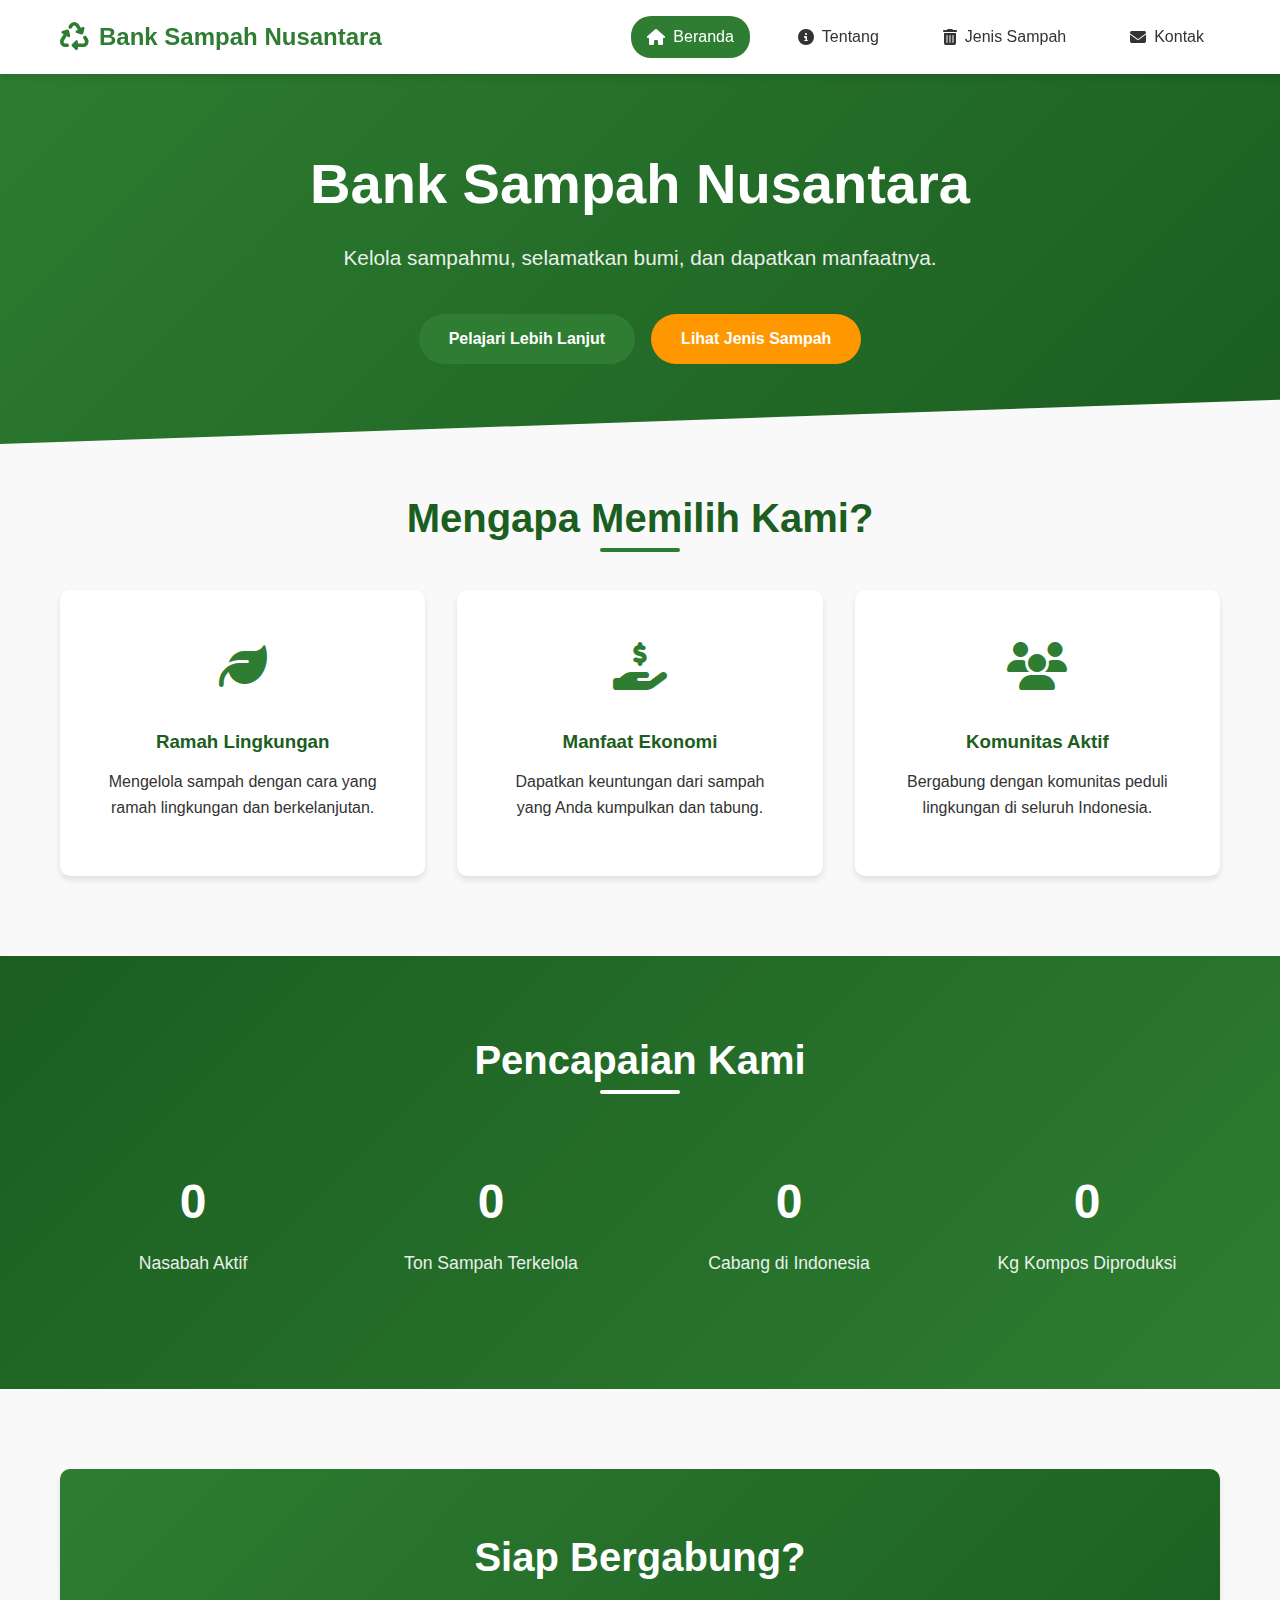
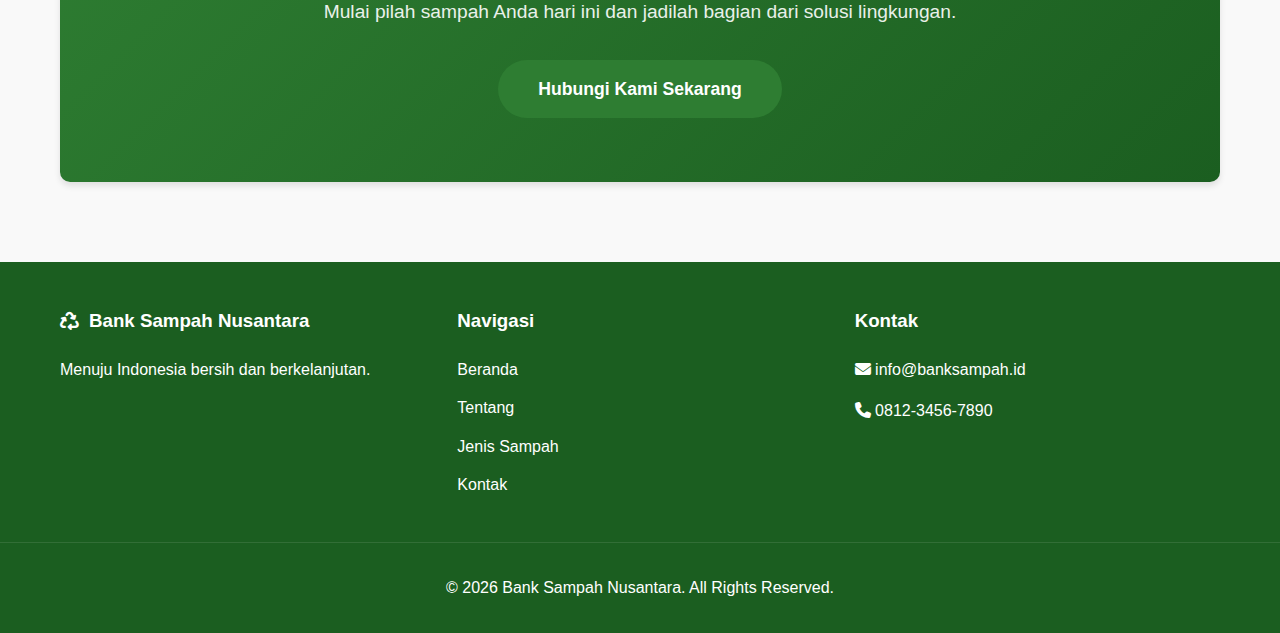
<file: index.html>
<!DOCTYPE html>
<html lang="id">
<head>
    <meta charset="UTF-8">
    <meta name="viewport" content="width=device-width, initial-scale=1.0">
    <title>Beranda - Bank Sampah Nusantara</title>
    <link rel="stylesheet" href="style.css">
    <link rel="stylesheet" href="https://cdnjs.cloudflare.com/ajax/libs/font-awesome/6.4.0/css/all.min.css">
</head>
<body>
    <header>
        <nav class="navbar">
            <div class="nav-container">
                <div class="logo">
                    <i class="fas fa-recycle"></i>
                    <span>Bank Sampah Nusantara</span>
                </div>
                <button class="menu-toggle" aria-label="Toggle navigation">
                    <i class="fas fa-bars"></i>
                </button>
                <ul class="nav-menu">
                    <li><a href="index.html" class="nav-link active"><i class="fas fa-home"></i> Beranda</a></li>
                    <li><a href="tentang.html" class="nav-link"><i class="fas fa-info-circle"></i> Tentang</a></li>
                    <li><a href="jenis.html" class="nav-link"><i class="fas fa-trash-alt"></i> Jenis Sampah</a></li>
                    <li><a href="kontak.html" class="nav-link"><i class="fas fa-envelope"></i> Kontak</a></li>
                </ul>
            </div>
        </nav>
    </header>

    <main>
        <section class="hero">
            <div class="hero-content">
                <h1 class="hero-title">Bank Sampah Nusantara</h1>
                <p class="hero-subtitle">Kelola sampahmu, selamatkan bumi, dan dapatkan manfaatnya.</p>
                <div class="hero-buttons">
                    <a href="tentang.html" class="btn btn-primary">Pelajari Lebih Lanjut</a>
                    <a href="jenis.html" class="btn btn-secondary">Lihat Jenis Sampah</a>
                </div>
            </div>
            <div class="hero-wave">
                <svg viewBox="0 0 1200 120" preserveAspectRatio="none">
                    <path d="M321.39,56.44c58-10.79,114.16-30.13,172-41.86,82.39-16.72,168.19-17.73,250.45-.39C823.78,31,906.67,72,985.66,92.83c70.05,18.48,146.53,26.09,214.34,3V0H0V27.35A600.21,600.21,0,0,0,321.39,56.44Z"></path>
                </svg>
            </div>
        </section>

        <section class="features">
            <div class="container">
                <h2 class="section-title">Mengapa Memilih Kami?</h2>
                <div class="features-grid">
                    <div class="feature-card">
                        <div class="feature-icon">
                            <i class="fas fa-leaf"></i>
                        </div>
                        <h3>Ramah Lingkungan</h3>
                        <p>Mengelola sampah dengan cara yang ramah lingkungan dan berkelanjutan.</p>
                    </div>
                    <div class="feature-card">
                        <div class="feature-icon">
                            <i class="fas fa-hand-holding-usd"></i>
                        </div>
                        <h3>Manfaat Ekonomi</h3>
                        <p>Dapatkan keuntungan dari sampah yang Anda kumpulkan dan tabung.</p>
                    </div>
                    <div class="feature-card">
                        <div class="feature-icon">
                            <i class="fas fa-users"></i>
                        </div>
                        <h3>Komunitas Aktif</h3>
                        <p>Bergabung dengan komunitas peduli lingkungan di seluruh Indonesia.</p>
                    </div>
                </div>
            </div>
        </section>

        <section class="stats">
            <div class="container">
                <h2 class="section-title">Pencapaian Kami</h2>
                <div class="stats-grid">
                    <div class="stat-item">
                        <div class="stat-number" data-count="5000">0</div>
                        <div class="stat-label">Nasabah Aktif</div>
                    </div>
                    <div class="stat-item">
                        <div class="stat-number" data-count="120">0</div>
                        <div class="stat-label">Ton Sampah Terkelola</div>
                    </div>
                    <div class="stat-item">
                        <div class="stat-number" data-count="25">0</div>
                        <div class="stat-label">Cabang di Indonesia</div>
                    </div>
                    <div class="stat-item">
                        <div class="stat-number" data-count="1000">0</div>
                        <div class="stat-label">Kg Kompos Diproduksi</div>
                    </div>
                </div>
            </div>
        </section>

        <section class="cta-section">
            <div class="container">
                <div class="cta-card">
                    <h2>Siap Bergabung?</h2>
                    <p>Mulai pilah sampah Anda hari ini dan jadilah bagian dari solusi lingkungan.</p>
                    <a href="kontak.html" class="btn btn-large">Hubungi Kami Sekarang</a>
                </div>
            </div>
        </section>
    </main>

    <footer>
        <div class="footer-content">
            <div class="footer-section">
                <h3><i class="fas fa-recycle"></i> Bank Sampah Nusantara</h3>
                <p>Menuju Indonesia bersih dan berkelanjutan.</p>
            </div>
            <div class="footer-section">
                <h3>Navigasi</h3>
                <ul>
                    <li><a href="index.html">Beranda</a></li>
                    <li><a href="tentang.html">Tentang</a></li>
                    <li><a href="jenis.html">Jenis Sampah</a></li>
                    <li><a href="kontak.html">Kontak</a></li>
                </ul>
            </div>
            <div class="footer-section">
                <h3>Kontak</h3>
                <p><i class="fas fa-envelope"></i> info@banksampah.id</p>
                <p><i class="fas fa-phone"></i> 0812-3456-7890</p>
            </div>
        </div>
        <div class="footer-bottom">
            <p>&copy; 2025 Bank Sampah Nusantara. All Rights Reserved.</p>
        </div>
    </footer>

    <script src="script.js"></script>
</body>
</html>
</file>
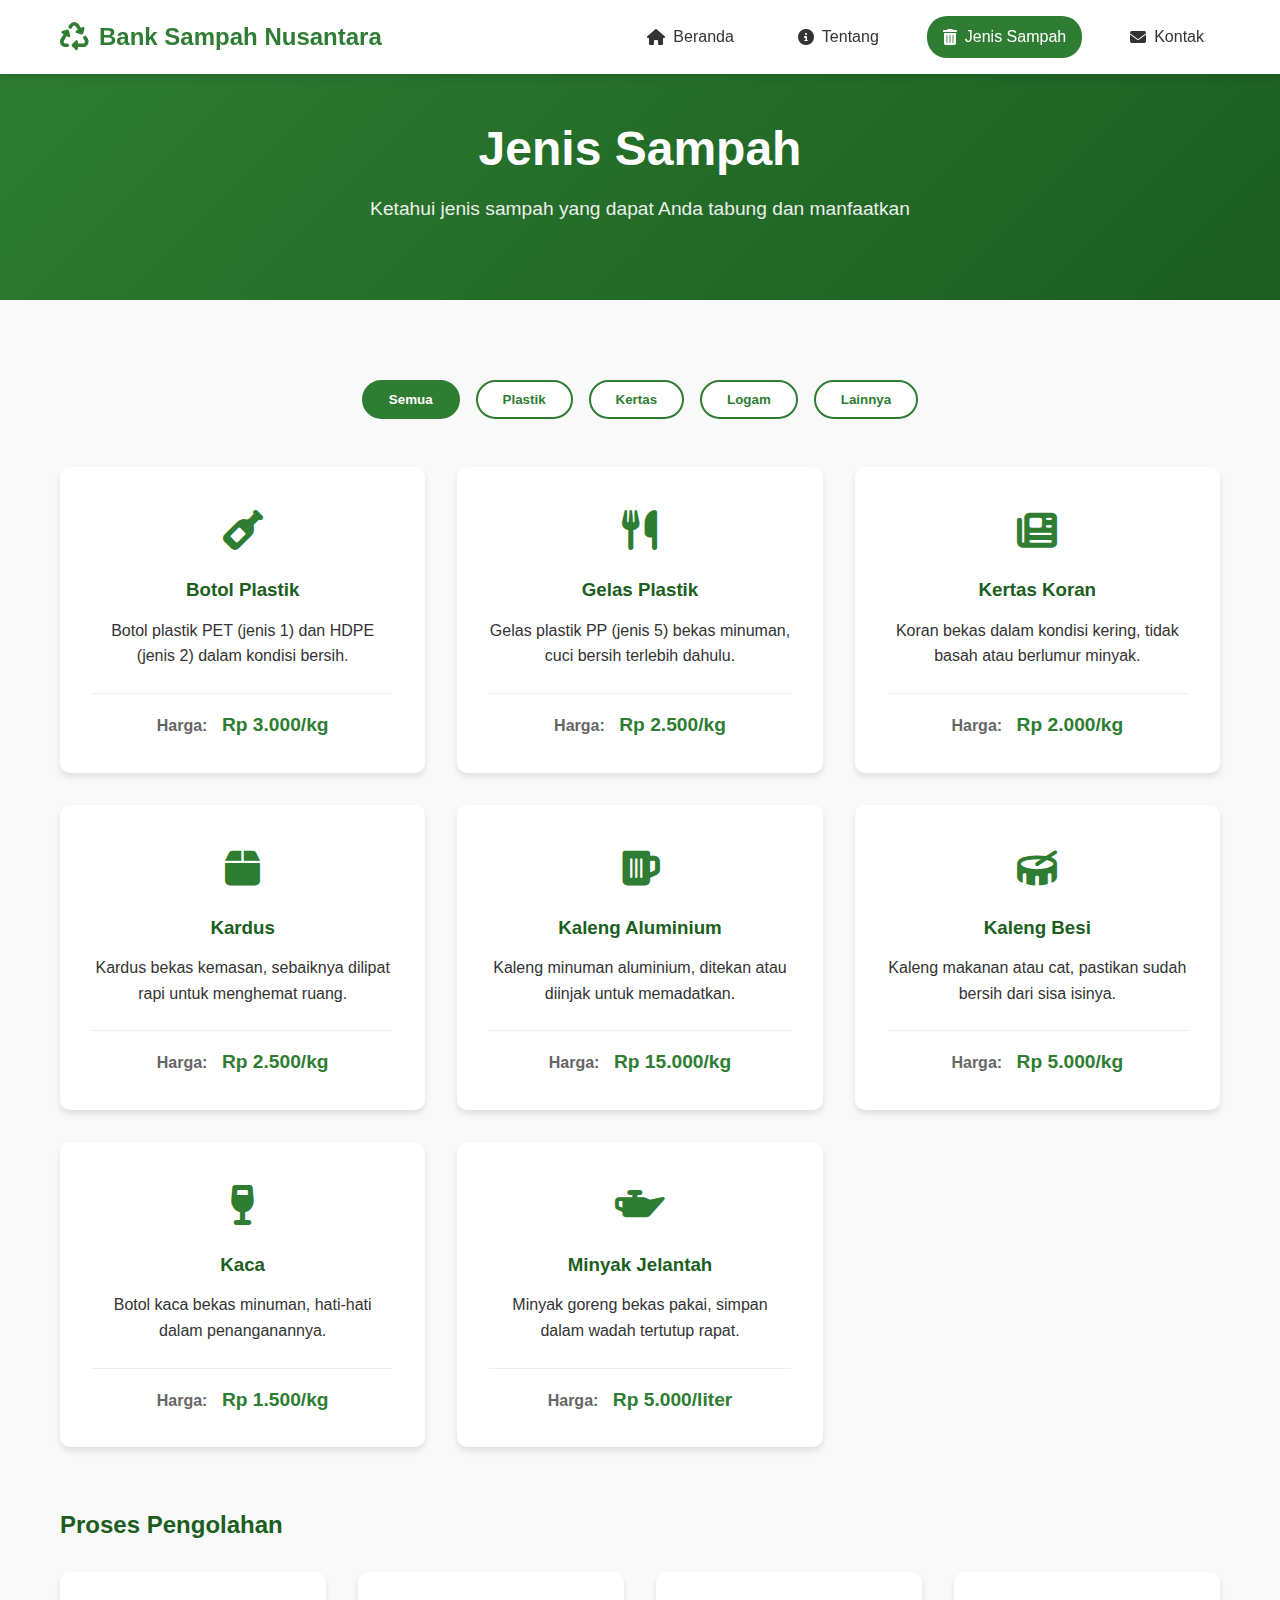
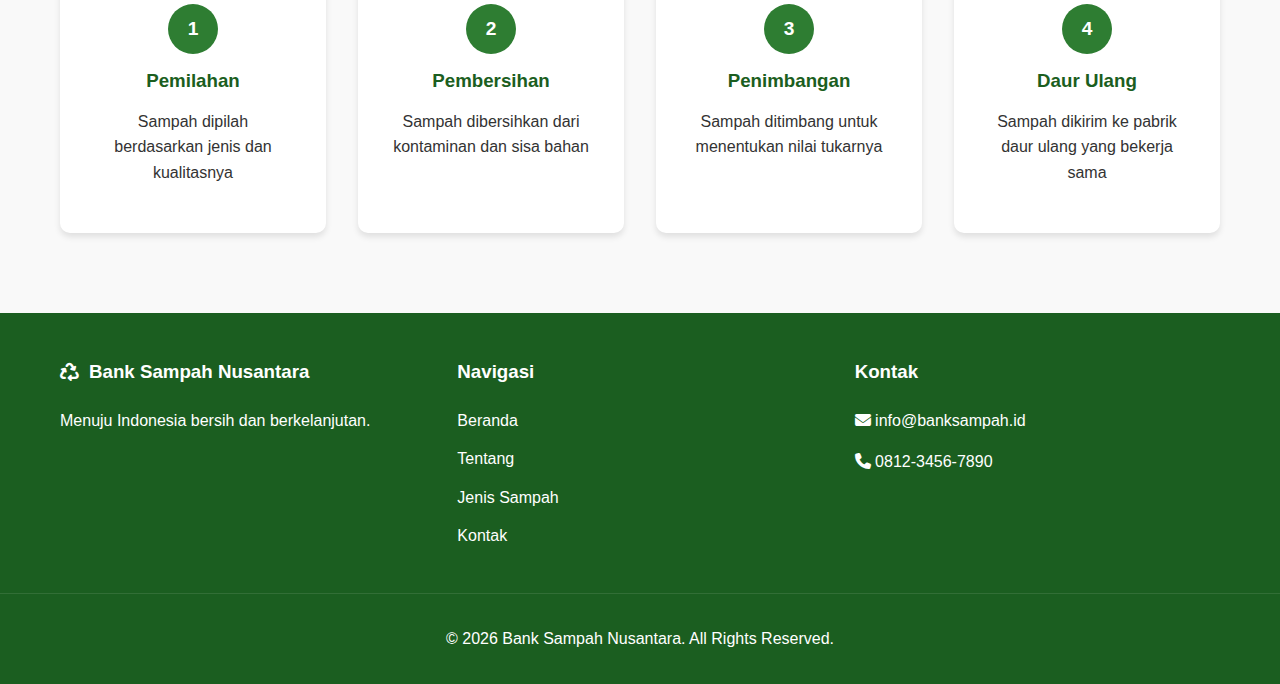
<file: jenis.html>
<!DOCTYPE html>
<html lang="id">
<head>
    <meta charset="UTF-8">
    <meta name="viewport" content="width=device-width, initial-scale=1.0">
    <title>Jenis Sampah - Bank Sampah Nusantara</title>
    <link rel="stylesheet" href="style.css">
    <link rel="stylesheet" href="https://cdnjs.cloudflare.com/ajax/libs/font-awesome/6.4.0/css/all.min.css">
</head>
<body>
    <header>
        <nav class="navbar">
            <div class="nav-container">
                <div class="logo">
                    <i class="fas fa-recycle"></i>
                    <span>Bank Sampah Nusantara</span>
                </div>
                <button class="menu-toggle" aria-label="Toggle navigation">
                    <i class="fas fa-bars"></i>
                </button>
                <ul class="nav-menu">
                    <li><a href="index.html" class="nav-link"><i class="fas fa-home"></i> Beranda</a></li>
                    <li><a href="tentang.html" class="nav-link"><i class="fas fa-info-circle"></i> Tentang</a></li>
                    <li><a href="jenis.html" class="nav-link active"><i class="fas fa-trash-alt"></i> Jenis Sampah</a></li>
                    <li><a href="kontak.html" class="nav-link"><i class="fas fa-envelope"></i> Kontak</a></li>
                </ul>
            </div>
        </nav>
    </header>

    <main>
        <section class="page-header">
            <div class="container">
                <h1>Jenis Sampah</h1>
                <p>Ketahui jenis sampah yang dapat Anda tabung dan manfaatkan</p>
            </div>
        </section>

        <section class="waste-types">
            <div class="container">
                <div class="filter-buttons">
                    <button class="filter-btn active" data-filter="all">Semua</button>
                    <button class="filter-btn" data-filter="plastik">Plastik</button>
                    <button class="filter-btn" data-filter="kertas">Kertas</button>
                    <button class="filter-btn" data-filter="logam">Logam</button>
                    <button class="filter-btn" data-filter="lainnya">Lainnya</button>
                </div>

                <div class="waste-grid">
                    <!-- Plastik -->
                    <div class="waste-card" data-type="plastik">
                        <div class="waste-icon">
                            <i class="fas fa-wine-bottle"></i>
                        </div>
                        <h3>Botol Plastik</h3>
                        <p>Botol plastik PET (jenis 1) dan HDPE (jenis 2) dalam kondisi bersih.</p>
                        <div class="waste-price">
                            <span class="price-label">Harga:</span>
                            <span class="price-value">Rp 3.000/kg</span>
                        </div>
                    </div>

                    <div class="waste-card" data-type="plastik">
                        <div class="waste-icon">
                            <i class="fas fa-utensils"></i>
                        </div>
                        <h3>Gelas Plastik</h3>
                        <p>Gelas plastik PP (jenis 5) bekas minuman, cuci bersih terlebih dahulu.</p>
                        <div class="waste-price">
                            <span class="price-label">Harga:</span>
                            <span class="price-value">Rp 2.500/kg</span>
                        </div>
                    </div>

                    <!-- Kertas -->
                    <div class="waste-card" data-type="kertas">
                        <div class="waste-icon">
                            <i class="fas fa-newspaper"></i>
                        </div>
                        <h3>Kertas Koran</h3>
                        <p>Koran bekas dalam kondisi kering, tidak basah atau berlumur minyak.</p>
                        <div class="waste-price">
                            <span class="price-label">Harga:</span>
                            <span class="price-value">Rp 2.000/kg</span>
                        </div>
                    </div>

                    <div class="waste-card" data-type="kertas">
                        <div class="waste-icon">
                            <i class="fas fa-box"></i>
                        </div>
                        <h3>Kardus</h3>
                        <p>Kardus bekas kemasan, sebaiknya dilipat rapi untuk menghemat ruang.</p>
                        <div class="waste-price">
                            <span class="price-label">Harga:</span>
                            <span class="price-value">Rp 2.500/kg</span>
                        </div>
                    </div>

                    <!-- Logam -->
                    <div class="waste-card" data-type="logam">
                        <div class="waste-icon">
                            <i class="fas fa-beer"></i>
                        </div>
                        <h3>Kaleng Aluminium</h3>
                        <p>Kaleng minuman aluminium, ditekan atau diinjak untuk memadatkan.</p>
                        <div class="waste-price">
                            <span class="price-label">Harga:</span>
                            <span class="price-value">Rp 15.000/kg</span>
                        </div>
                    </div>

                    <div class="waste-card" data-type="logam">
                        <div class="waste-icon">
                            <i class="fas fa-drum"></i>
                        </div>
                        <h3>Kaleng Besi</h3>
                        <p>Kaleng makanan atau cat, pastikan sudah bersih dari sisa isinya.</p>
                        <div class="waste-price">
                            <span class="price-label">Harga:</span>
                            <span class="price-value">Rp 5.000/kg</span>
                        </div>
                    </div>

                    <!-- Lainnya -->
                    <div class="waste-card" data-type="lainnya">
                        <div class="waste-icon">
                            <i class="fas fa-wine-glass"></i>
                        </div>
                        <h3>Kaca</h3>
                        <p>Botol kaca bekas minuman, hati-hati dalam penanganannya.</p>
                        <div class="waste-price">
                            <span class="price-label">Harga:</span>
                            <span class="price-value">Rp 1.500/kg</span>
                        </div>
                    </div>

                    <div class="waste-card" data-type="lainnya">
                        <div class="waste-icon">
                            <i class="fas fa-oil-can"></i>
                        </div>
                        <h3>Minyak Jelantah</h3>
                        <p>Minyak goreng bekas pakai, simpan dalam wadah tertutup rapat.</p>
                        <div class="waste-price">
                            <span class="price-label">Harga:</span>
                            <span class="price-value">Rp 5.000/liter</span>
                        </div>
                    </div>
                </div>

                <div class="processing-info">
                    <h2>Proses Pengolahan</h2>
                    <div class="processing-steps">
                        <div class="step">
                            <div class="step-number">1</div>
                            <h3>Pemilahan</h3>
                            <p>Sampah dipilah berdasarkan jenis dan kualitasnya</p>
                        </div>
                        <div class="step">
                            <div class="step-number">2</div>
                            <h3>Pembersihan</h3>
                            <p>Sampah dibersihkan dari kontaminan dan sisa bahan</p>
                        </div>
                        <div class="step">
                            <div class="step-number">3</div>
                            <h3>Penimbangan</h3>
                            <p>Sampah ditimbang untuk menentukan nilai tukarnya</p>
                        </div>
                        <div class="step">
                            <div class="step-number">4</div>
                            <h3>Daur Ulang</h3>
                            <p>Sampah dikirim ke pabrik daur ulang yang bekerja sama</p>
                        </div>
                    </div>
                </div>
            </div>
        </section>
    </main>

    <footer>
        <div class="footer-content">
            <div class="footer-section">
                <h3><i class="fas fa-recycle"></i> Bank Sampah Nusantara</h3>
                <p>Menuju Indonesia bersih dan berkelanjutan.</p>
            </div>
            <div class="footer-section">
                <h3>Navigasi</h3>
                <ul>
                    <li><a href="index.html">Beranda</a></li>
                    <li><a href="tentang.html">Tentang</a></li>
                    <li><a href="jenis.html">Jenis Sampah</a></li>
                    <li><a href="kontak.html">Kontak</a></li>
                </ul>
            </div>
            <div class="footer-section">
                <h3>Kontak</h3>
                <p><i class="fas fa-envelope"></i> info@banksampah.id</p>
                <p><i class="fas fa-phone"></i> 0812-3456-7890</p>
            </div>
        </div>
        <div class="footer-bottom">
            <p>&copy; 2025 Bank Sampah Nusantara. All Rights Reserved.</p>
        </div>
    </footer>

    <script src="script.js"></script>
</body>
</html>
</file>
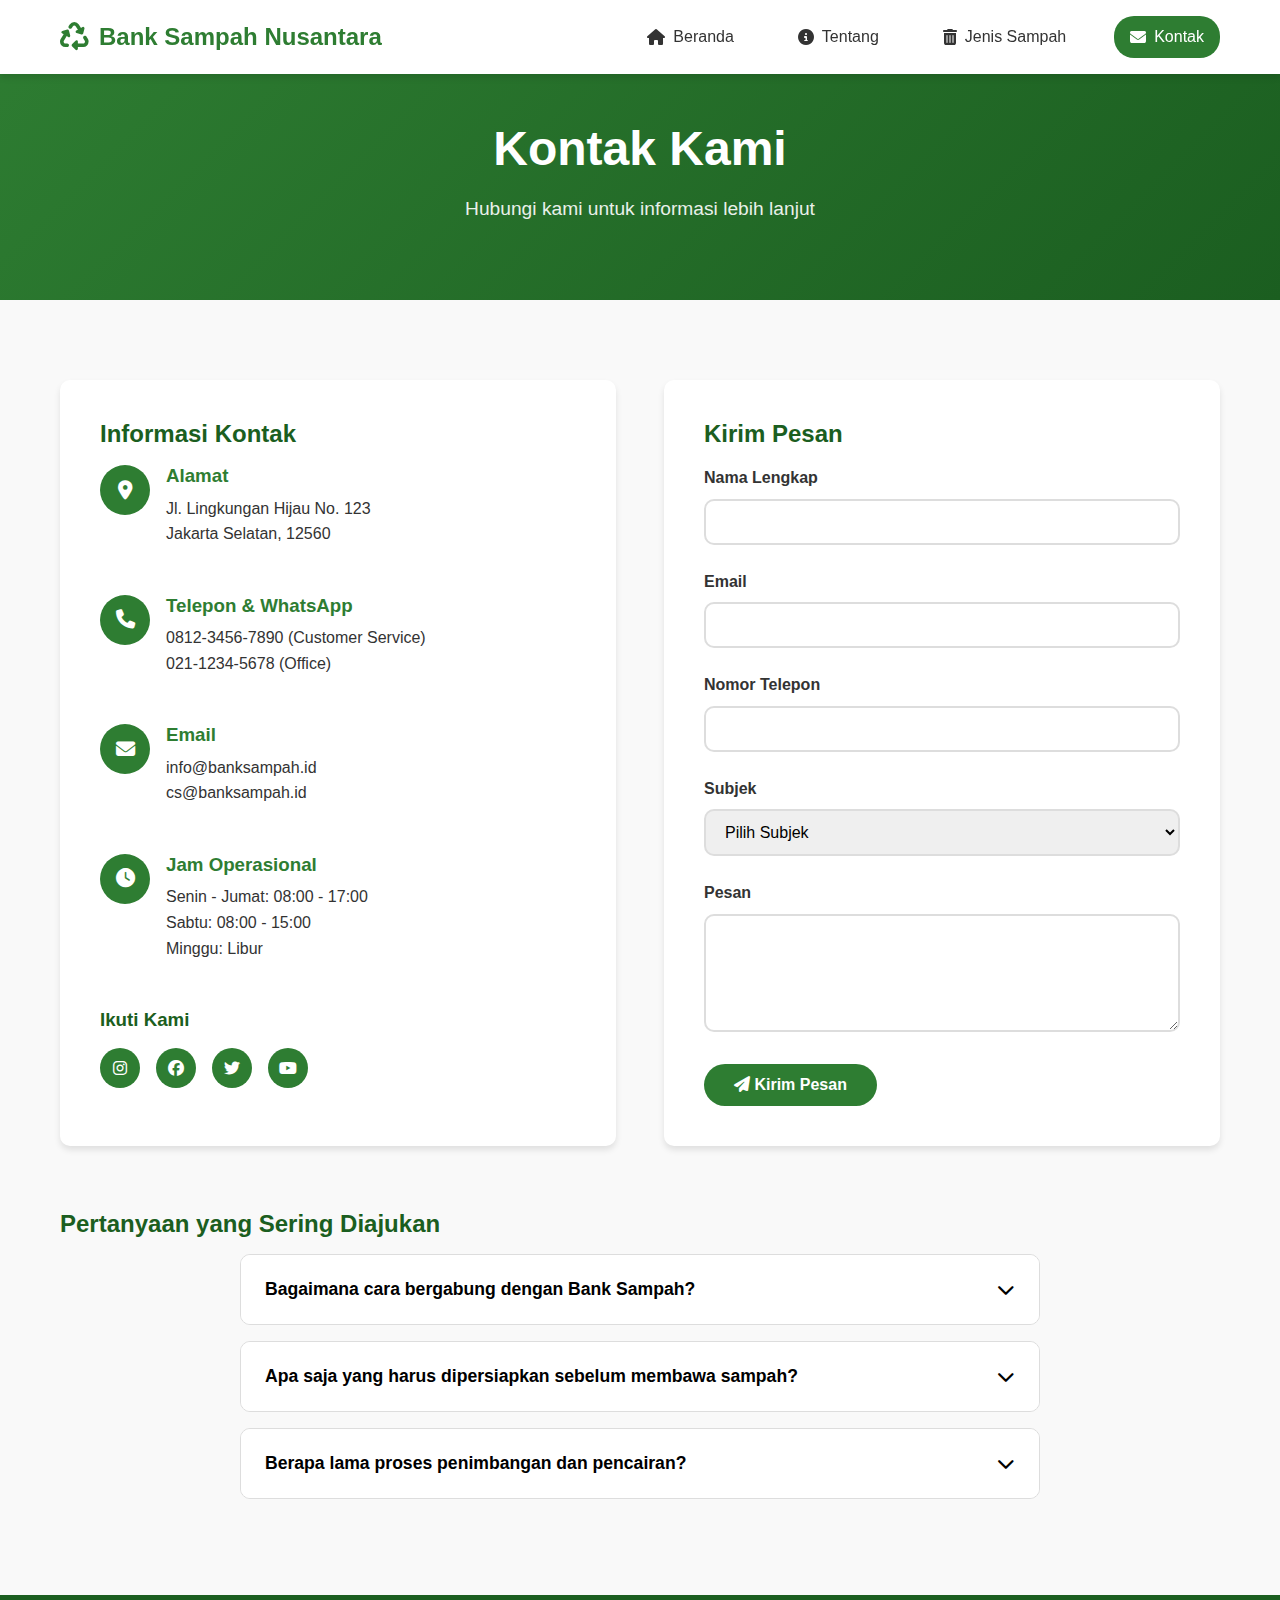
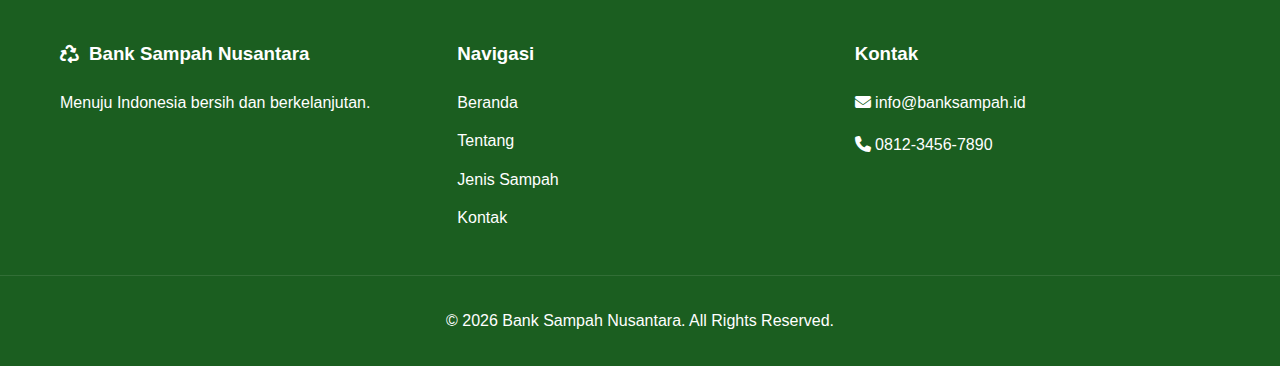
<file: kontak.html>
<!DOCTYPE html>
<html lang="id">
<head>
    <meta charset="UTF-8">
    <meta name="viewport" content="width=device-width, initial-scale=1.0">
    <title>Kontak - Bank Sampah Nusantara</title>
    <link rel="stylesheet" href="style.css">
    <link rel="stylesheet" href="https://cdnjs.cloudflare.com/ajax/libs/font-awesome/6.4.0/css/all.min.css">
</head>
<body>
    <header>
        <nav class="navbar">
            <div class="nav-container">
                <div class="logo">
                    <i class="fas fa-recycle"></i>
                    <span>Bank Sampah Nusantara</span>
                </div>
                <button class="menu-toggle" aria-label="Toggle navigation">
                    <i class="fas fa-bars"></i>
                </button>
                <ul class="nav-menu">
                    <li><a href="index.html" class="nav-link"><i class="fas fa-home"></i> Beranda</a></li>
                    <li><a href="tentang.html" class="nav-link"><i class="fas fa-info-circle"></i> Tentang</a></li>
                    <li><a href="jenis.html" class="nav-link"><i class="fas fa-trash-alt"></i> Jenis Sampah</a></li>
                    <li><a href="kontak.html" class="nav-link active"><i class="fas fa-envelope"></i> Kontak</a></li>
                </ul>
            </div>
        </nav>
    </header>

    <main>
        <section class="page-header">
            <div class="container">
                <h1>Kontak Kami</h1>
                <p>Hubungi kami untuk informasi lebih lanjut</p>
            </div>
        </section>

        <section class="contact-section">
            <div class="container">
                <div class="contact-grid">
                    <div class="contact-info">
                        <h2>Informasi Kontak</h2>
                        
                        <div class="contact-item">
                            <div class="contact-icon">
                                <i class="fas fa-map-marker-alt"></i>
                            </div>
                            <div class="contact-details">
                                <h3>Alamat</h3>
                                <p>Jl. Lingkungan Hijau No. 123<br>Jakarta Selatan, 12560</p>
                            </div>
                        </div>

                        <div class="contact-item">
                            <div class="contact-icon">
                                <i class="fas fa-phone"></i>
                            </div>
                            <div class="contact-details">
                                <h3>Telepon & WhatsApp</h3>
                                <p>0812-3456-7890 (Customer Service)<br>021-1234-5678 (Office)</p>
                            </div>
                        </div>

                        <div class="contact-item">
                            <div class="contact-icon">
                                <i class="fas fa-envelope"></i>
                            </div>
                            <div class="contact-details">
                                <h3>Email</h3>
                                <p>info@banksampah.id<br>cs@banksampah.id</p>
                            </div>
                        </div>

                        <div class="contact-item">
                            <div class="contact-icon">
                                <i class="fas fa-clock"></i>
                            </div>
                            <div class="contact-details">
                                <h3>Jam Operasional</h3>
                                <p>Senin - Jumat: 08:00 - 17:00<br>Sabtu: 08:00 - 15:00<br>Minggu: Libur</p>
                            </div>
                        </div>

                        <div class="social-media">
                            <h3>Ikuti Kami</h3>
                            <div class="social-icons">
                                <a href="#" class="social-icon" aria-label="Instagram">
                                    <i class="fab fa-instagram"></i>
                                </a>
                                <a href="#" class="social-icon" aria-label="Facebook">
                                    <i class="fab fa-facebook"></i>
                                </a>
                                <a href="#" class="social-icon" aria-label="Twitter">
                                    <i class="fab fa-twitter"></i>
                                </a>
                                <a href="#" class="social-icon" aria-label="YouTube">
                                    <i class="fab fa-youtube"></i>
                                </a>
                            </div>
                        </div>
                    </div>

                    <div class="contact-form">
                        <h2>Kirim Pesan</h2>
                        <form id="contactForm">
                            <div class="form-group">
                                <label for="name">Nama Lengkap</label>
                                <input type="text" id="name" name="name" required>
                                <div class="error-message" id="nameError"></div>
                            </div>

                            <div class="form-group">
                                <label for="email">Email</label>
                                <input type="email" id="email" name="email" required>
                                <div class="error-message" id="emailError"></div>
                            </div>

                            <div class="form-group">
                                <label for="phone">Nomor Telepon</label>
                                <input type="tel" id="phone" name="phone">
                                <div class="error-message" id="phoneError"></div>
                            </div>

                            <div class="form-group">
                                <label for="subject">Subjek</label>
                                <select id="subject" name="subject" required>
                                    <option value="">Pilih Subjek</option>
                                    <option value="info">Informasi Umum</option>
                                    <option value="join">Bergabung dengan Bank Sampah</option>
                                    <option value="complaint">Keluhan</option>
                                    <option value="suggestion">Saran</option>
                                    <option value="other">Lainnya</option>
                                </select>
                                <div class="error-message" id="subjectError"></div>
                            </div>

                            <div class="form-group">
                                <label for="message">Pesan</label>
                                <textarea id="message" name="message" rows="5" required></textarea>
                                <div class="error-message" id="messageError"></div>
                            </div>

                            <button type="submit" class="btn btn-primary">
                                <i class="fas fa-paper-plane"></i> Kirim Pesan
                            </button>
                        </form>

                        <div id="formMessage" class="form-message"></div>
                    </div>
                </div>

                <div class="faq-section">
                    <h2>Pertanyaan yang Sering Diajukan</h2>
                    <div class="faq-container">
                        <div class="faq-item">
                            <button class="faq-question">
                                Bagaimana cara bergabung dengan Bank Sampah?
                                <i class="fas fa-chevron-down"></i>
                            </button>
                            <div class="faq-answer">
                                <p>Anda bisa datang langsung ke cabang terdekat dengan membawa KTP dan sampah yang sudah dipilah. Atau hubungi kami melalui form di atas untuk informasi lebih lanjut.</p>
                            </div>
                        </div>

                        <div class="faq-item">
                            <button class="faq-question">
                                Apa saja yang harus dipersiapkan sebelum membawa sampah?
                                <i class="fas fa-chevron-down"></i>
                            </button>
                            <div class="faq-answer">
                                <p>Sampah harus dipilah berdasarkan jenisnya (plastik, kertas, logam, dll) dan dalam kondisi bersih serta kering. Lihat halaman Jenis Sampah untuk informasi detail.</p>
                            </div>
                        </div>

                        <div class="faq-item">
                            <button class="faq-question">
                                Berapa lama proses penimbangan dan pencairan?
                                <i class="fas fa-chevron-down"></i>
                            </button>
                            <div class="faq-answer">
                                <p>Proses penimbangan dilakukan saat Anda datang. Pencairan dana bisa langsung atau melalui transfer bank, biasanya membutuhkan waktu 1-3 hari kerja.</p>
                            </div>
                        </div>
                    </div>
                </div>
            </div>
        </section>
    </main>

    <footer>
        <div class="footer-content">
            <div class="footer-section">
                <h3><i class="fas fa-recycle"></i> Bank Sampah Nusantara</h3>
                <p>Menuju Indonesia bersih dan berkelanjutan.</p>
            </div>
            <div class="footer-section">
                <h3>Navigasi</h3>
                <ul>
                    <li><a href="index.html">Beranda</a></li>
                    <li><a href="tentang.html">Tentang</a></li>
                    <li><a href="jenis.html">Jenis Sampah</a></li>
                    <li><a href="kontak.html">Kontak</a></li>
                </ul>
            </div>
            <div class="footer-section">
                <h3>Kontak</h3>
                <p><i class="fas fa-envelope"></i> info@banksampah.id</p>
                <p><i class="fas fa-phone"></i> 0812-3456-7890</p>
            </div>
        </div>
        <div class="footer-bottom">
            <p>&copy; 2025 Bank Sampah Nusantara. All Rights Reserved.</p>
        </div>
    </footer>

    <script src="script.js"></script>
</body>
</html>
</file>
<file: style.css>
/* Reset dan Base Styles */
* {
    margin: 0;
    padding: 0;
    box-sizing: border-box;
}

:root {
    --primary-color: #2e7d32;
    --primary-dark: #1b5e20;
    --primary-light: #4caf50;
    --secondary-color: #ff9800;
    --text-color: #333;
    --text-light: #666;
    --bg-color: #f9f9f9;
    --card-bg: #ffffff;
    --shadow: 0 4px 6px rgba(0, 0, 0, 0.1);
    --shadow-hover: 0 8px 15px rgba(0, 0, 0, 0.15);
    --border-radius: 10px;
    --transition: all 0.3s ease;
}

html {
    scroll-behavior: smooth;
}

body {
    font-family: 'Segoe UI', Tahoma, Geneva, Verdana, sans-serif;
    line-height: 1.6;
    color: var(--text-color);
    background-color: var(--bg-color);
    overflow-x: hidden;
}

.container {
    max-width: 1200px;
    margin: 0 auto;
    padding: 0 20px;
}

/* Typography */
h1, h2, h3, h4 {
    font-weight: 700;
    line-height: 1.2;
    margin-bottom: 1rem;
    color: var(--primary-dark);
}

p {
    margin-bottom: 1rem;
}

a {
    text-decoration: none;
    color: inherit;
}

/* Buttons */
.btn {
    display: inline-block;
    padding: 12px 30px;
    background-color: var(--primary-color);
    color: white;
    border: none;
    border-radius: 50px;
    font-weight: 600;
    cursor: pointer;
    transition: var(--transition);
    text-align: center;
    font-size: 1rem;
}

.btn:hover {
    background-color: var(--primary-dark);
    transform: translateY(-2px);
    box-shadow: var(--shadow-hover);
}

.btn-primary {
    background-color: var(--primary-color);
}

.btn-secondary {
    background-color: var(--secondary-color);
}

.btn-large {
    padding: 15px 40px;
    font-size: 1.1rem;
}

/* Navigation */
.navbar {
    background-color: white;
    box-shadow: var(--shadow);
    position: fixed;
    top: 0;
    left: 0;
    right: 0;
    z-index: 1000;
}

.nav-container {
    max-width: 1200px;
    margin: 0 auto;
    padding: 1rem 20px;
    display: flex;
    justify-content: space-between;
    align-items: center;
}

.logo {
    display: flex;
    align-items: center;
    font-size: 1.5rem;
    font-weight: 700;
    color: var(--primary-color);
}

.logo i {
    margin-right: 10px;
    font-size: 1.8rem;
}

.nav-menu {
    display: flex;
    list-style: none;
    gap: 2rem;
}

.nav-link {
    display: flex;
    align-items: center;
    gap: 8px;
    padding: 8px 16px;
    border-radius: 20px;
    transition: var(--transition);
    font-weight: 500;
}

.nav-link:hover {
    background-color: rgba(46, 125, 50, 0.1);
    color: var(--primary-color);
}

.nav-link.active {
    background-color: var(--primary-color);
    color: white;
}

.menu-toggle {
    display: none;
    background: none;
    border: none;
    font-size: 1.5rem;
    cursor: pointer;
    color: var(--primary-color);
}

/* Hero Section */
.hero {
    background: linear-gradient(135deg, var(--primary-color), var(--primary-dark));
    color: white;
    padding: 150px 0 100px;
    position: relative;
    overflow: hidden;
}

.hero-content {
    text-align: center;
    max-width: 800px;
    margin: 0 auto;
    padding: 0 20px;
}

.hero-title {
    font-size: 3.5rem;
    margin-bottom: 1.5rem;
    color: white;
}

.hero-subtitle {
    font-size: 1.3rem;
    margin-bottom: 2.5rem;
    opacity: 0.9;
}

.hero-buttons {
    display: flex;
    gap: 1rem;
    justify-content: center;
    flex-wrap: wrap;
}

.hero-wave {
    position: absolute;
    bottom: 0;
    left: 0;
    width: 100%;
    overflow: hidden;
    line-height: 0;
}

.hero-wave {
    display: none;
}

.hero {
    background: linear-gradient(135deg, var(--primary-color), var(--primary-dark));
    color: white;
    padding: 150px 0 80px;
    position: relative;
    clip-path: polygon(0 0, 100% 0, 100% 90%, 0 100%);
    margin-bottom: -30px;
}

.hero-wave {
    display: none;
}

.features {
    padding-top: 110px; /* Kompensasi untuk clip-path */
}

/* Sections */
.section-title {
    text-align: center;
    font-size: 2.5rem;
    margin-bottom: 3rem;
    position: relative;
}

.section-title::after {
    content: '';
    position: absolute;
    bottom: -10px;
    left: 50%;
    transform: translateX(-50%);
    width: 80px;
    height: 4px;
    background-color: var(--primary-color);
    border-radius: 2px;
}

/* Features */
.features {
    padding: 80px 0;
}

.features-grid {
    display: grid;
    grid-template-columns: repeat(auto-fit, minmax(300px, 1fr));
    gap: 2rem;
    margin-top: 3rem;
}

.feature-card {
    background: var(--card-bg);
    padding: 2.5rem;
    border-radius: var(--border-radius);
    box-shadow: var(--shadow);
    transition: var(--transition);
    text-align: center;
}

.feature-card:hover {
    transform: translateY(-10px);
    box-shadow: var(--shadow-hover);
}

.feature-icon {
    font-size: 3rem;
    color: var(--primary-color);
    margin-bottom: 1.5rem;
}

/* Stats */
.stats {
    background: linear-gradient(135deg, var(--primary-dark), var(--primary-color));
    color: white;
    padding: 80px 0;
}

.stats .section-title {
    color: white;
}

.stats .section-title::after {
    background-color: white;
}

.stats-grid {
    display: grid;
    grid-template-columns: repeat(auto-fit, minmax(200px, 1fr));
    gap: 2rem;
    text-align: center;
}

.stat-item {
    padding: 2rem;
}

.stat-number {
    font-size: 3rem;
    font-weight: 700;
    margin-bottom: 0.5rem;
}

.stat-label {
    font-size: 1.1rem;
    opacity: 0.9;
}

/* CTA Section */
.cta-section {
    padding: 80px 0;
}

.cta-card {
    background: linear-gradient(135deg, var(--primary-color), var(--primary-dark));
    color: white;
    padding: 4rem;
    border-radius: var(--border-radius);
    text-align: center;
    box-shadow: var(--shadow);
}

.cta-card h2 {
    color: white;
    font-size: 2.5rem;
    margin-bottom: 1rem;
}

.cta-card p {
    font-size: 1.2rem;
    margin-bottom: 2rem;
    opacity: 0.9;
}

/* Page Header */
.page-header {
    background: linear-gradient(135deg, var(--primary-color), var(--primary-dark));
    color: white;
    padding: 120px 0 60px;
    text-align: center;
}

.page-header h1 {
    color: white;
    font-size: 3rem;
    margin-bottom: 1rem;
}

.page-header p {
    font-size: 1.2rem;
    opacity: 0.9;
}

/* Waste Types */
.waste-types {
    padding: 80px 0;
}

.filter-buttons {
    display: flex;
    justify-content: center;
    gap: 1rem;
    margin-bottom: 3rem;
    flex-wrap: wrap;
}

.filter-btn {
    padding: 10px 25px;
    background: white;
    border: 2px solid var(--primary-color);
    color: var(--primary-color);
    border-radius: 50px;
    cursor: pointer;
    font-weight: 600;
    transition: var(--transition);
}

.filter-btn:hover,
.filter-btn.active {
    background: var(--primary-color);
    color: white;
}

.waste-grid {
    display: grid;
    grid-template-columns: repeat(auto-fill, minmax(280px, 1fr));
    gap: 2rem;
    margin-bottom: 4rem;
}

.waste-card {
    background: var(--card-bg);
    padding: 2rem;
    border-radius: var(--border-radius);
    box-shadow: var(--shadow);
    transition: var(--transition);
    text-align: center;
}

.waste-card:hover {
    transform: translateY(-5px);
    box-shadow: var(--shadow-hover);
}

.waste-icon {
    font-size: 2.5rem;
    color: var(--primary-color);
    margin-bottom: 1rem;
}

.waste-price {
    margin-top: 1.5rem;
    padding-top: 1rem;
    border-top: 1px solid #eee;
}

.price-label {
    font-weight: 600;
    color: var(--text-light);
}

.price-value {
    font-weight: 700;
    color: var(--primary-color);
    font-size: 1.2rem;
    margin-left: 10px;
}

/* Processing Steps */
.processing-steps {
    display: grid;
    grid-template-columns: repeat(auto-fit, minmax(200px, 1fr));
    gap: 2rem;
    margin-top: 2rem;
}

.step {
    text-align: center;
    padding: 2rem;
    background: var(--card-bg);
    border-radius: var(--border-radius);
    box-shadow: var(--shadow);
}

.step-number {
    display: inline-flex;
    align-items: center;
    justify-content: center;
    width: 50px;
    height: 50px;
    background: var(--primary-color);
    color: white;
    border-radius: 50%;
    font-weight: 700;
    font-size: 1.2rem;
    margin-bottom: 1rem;
}

/* About Page */
.about-content {
    padding: 80px 0;
}

.about-card {
    display: grid;
    grid-template-columns: 1fr 1fr;
    gap: 3rem;
    background: var(--card-bg);
    padding: 3rem;
    border-radius: var(--border-radius);
    box-shadow: var(--shadow);
    margin-bottom: 4rem;
}

.about-image img {
    width: 100%;
    height: 100%;
    object-fit: cover;
    border-radius: var(--border-radius);
}

.about-text h2 {
    margin-bottom: 1.5rem;
}

.about-text h3 {
    margin-top: 2rem;
    color: var(--primary-color);
}

.about-text ul {
    list-style: none;
    padding-left: 0;
}

.about-text li {
    padding: 0.5rem 0;
    padding-left: 1.5rem;
    position: relative;
}

.about-text li::before {
    content: "✓";
    position: absolute;
    left: 0;
    color: var(--primary-color);
    font-weight: bold;
}

/* Timeline */
.timeline {
    position: relative;
    max-width: 800px;
    margin: 0 auto;
}

.timeline::before {
    content: '';
    position: absolute;
    left: 50px;
    top: 0;
    bottom: 0;
    width: 2px;
    background-color: var(--primary-color);
}

.timeline-item {
    position: relative;
    margin-bottom: 3rem;
    padding-left: 100px;
}

.timeline-year {
    position: absolute;
    left: 0;
    top: 0;
    background: var(--primary-color);
    color: white;
    padding: 10px 20px;
    border-radius: 20px;
    font-weight: 700;
    width: 80px;
    text-align: center;
}

.timeline-content {
    background: var(--card-bg);
    padding: 1.5rem;
    border-radius: var(--border-radius);
    box-shadow: var(--shadow);
}

/* Contact Page */
.contact-section {
    padding: 80px 0;
}

.contact-grid {
    display: grid;
    grid-template-columns: 1fr 1fr;
    gap: 3rem;
    margin-bottom: 4rem;
}

.contact-info,
.contact-form {
    background: var(--card-bg);
    padding: 2.5rem;
    border-radius: var(--border-radius);
    box-shadow: var(--shadow);
}

.contact-item {
    display: flex;
    align-items: flex-start;
    margin-bottom: 2rem;
    gap: 1rem;
}

.contact-icon {
    background: var(--primary-color);
    color: white;
    width: 50px;
    height: 50px;
    border-radius: 50%;
    display: flex;
    align-items: center;
    justify-content: center;
    font-size: 1.2rem;
    flex-shrink: 0;
}

.contact-details h3 {
    margin-bottom: 0.5rem;
    color: var(--primary-color);
}

.social-media {
    margin-top: 2rem;
}

.social-icons {
    display: flex;
    gap: 1rem;
    margin-top: 1rem;
}

.social-icon {
    display: flex;
    align-items: center;
    justify-content: center;
    width: 40px;
    height: 40px;
    background: var(--primary-color);
    color: white;
    border-radius: 50%;
    transition: var(--transition);
}

.social-icon:hover {
    background: var(--primary-dark);
    transform: translateY(-3px);
}

/* Contact Form */
.form-group {
    margin-bottom: 1.5rem;
}

.form-group label {
    display: block;
    margin-bottom: 0.5rem;
    font-weight: 600;
    color: var(--text-color);
}

.form-group input,
.form-group select,
.form-group textarea {
    width: 100%;
    padding: 12px 15px;
    border: 2px solid #ddd;
    border-radius: var(--border-radius);
    font-size: 1rem;
    transition: var(--transition);
    font-family: inherit;
}

.form-group input:focus,
.form-group select:focus,
.form-group textarea:focus {
    outline: none;
    border-color: var(--primary-color);
    box-shadow: 0 0 0 3px rgba(46, 125, 50, 0.1);
}

.error-message {
    color: #dc3545;
    font-size: 0.875rem;
    margin-top: 0.25rem;
    display: none;
}

.form-message {
    padding: 1rem;
    margin-top: 1rem;
    border-radius: var(--border-radius);
    display: none;
}

.form-message.success {
    background-color: #d4edda;
    color: #155724;
    border: 1px solid #c3e6cb;
}

.form-message.error {
    background-color: #f8d7da;
    color: #721c24;
    border: 1px solid #f5c6cb;
}

/* FAQ */
.faq-section {
    margin-top: 4rem;
}

.faq-container {
    max-width: 800px;
    margin: 0 auto;
}

.faq-item {
    margin-bottom: 1rem;
    border: 1px solid #ddd;
    border-radius: var(--border-radius);
    overflow: hidden;
}

.faq-question {
    width: 100%;
    padding: 1.5rem;
    background: white;
    border: none;
    text-align: left;
    font-size: 1.1rem;
    font-weight: 600;
    cursor: pointer;
    display: flex;
    justify-content: space-between;
    align-items: center;
    transition: var(--transition);
}

.faq-question:hover {
    background-color: #f8f9fa;
}

.faq-question i {
    transition: var(--transition);
}

.faq-answer {
    padding: 0 1.5rem;
    max-height: 0;
    overflow: hidden;
    transition: max-height 0.3s ease;
}

.faq-item.active .faq-question i {
    transform: rotate(180deg);
}

.faq-item.active .faq-answer {
    padding: 1.5rem;
    max-height: 500px;
}

/* Footer */
footer {
    background: var(--primary-dark);
    color: white;
    padding: 3rem 0 1rem;
}

.footer-content {
    max-width: 1200px;
    margin: 0 auto;
    padding: 0 20px;
    display: grid;
    grid-template-columns: repeat(auto-fit, minmax(250px, 1fr));
    gap: 2rem;
    margin-bottom: 2rem;
}

.footer-section h3 {
    color: white;
    margin-bottom: 1.5rem;
    display: flex;
    align-items: center;
    gap: 10px;
}

.footer-section ul {
    list-style: none;
}

.footer-section ul li {
    margin-bottom: 0.8rem;
}

.footer-section ul li a:hover {
    color: #c8f7d8;
    text-decoration: underline;
}

.footer-bottom {
    text-align: center;
    padding-top: 2rem;
    border-top: 1px solid rgba(255, 255, 255, 0.1);
}

/* Responsive Design */
@media (max-width: 992px) {
    .hero-title {
        font-size: 2.8rem;
    }
    
    .about-card,
    .contact-grid {
        grid-template-columns: 1fr;
    }
}

@media (max-width: 768px) {
    .menu-toggle {
        display: block;
    }
    
    .nav-menu {
        position: fixed;
        top: 70px;
        left: -100%;
        flex-direction: column;
        background-color: white;
        width: 100%;
        text-align: center;
        transition: 0.3s;
        box-shadow: var(--shadow);
        padding: 2rem 0;
        z-index: 999;
    }
    
    .nav-menu.active {
        left: 0;
    }
    
    .hero-title {
        font-size: 2.2rem;
    }
    
    .hero-subtitle {
        font-size: 1.1rem;
    }
    
    .hero-buttons {
        flex-direction: column;
        align-items: center;
    }
    
    .btn {
        width: 100%;
        max-width: 300px;
    }
    
    .section-title {
        font-size: 2rem;
    }
    
    .timeline::before {
        left: 30px;
    }
    
    .timeline-item {
        padding-left: 60px;
    }
    
    .timeline-year {
        width: 60px;
        padding: 8px 10px;
        font-size: 0.9rem;
    }
}

@media (max-width: 480px) {
    .hero {
        padding: 130px 0 80px;
    }
    
    .hero-title {
        font-size: 1.8rem;
    }
    
    .cta-card {
        padding: 2rem;
    }
    
    .cta-card h2 {
        font-size: 1.8rem;
    }
    
    .filter-buttons {
        flex-direction: column;
        align-items: center;
    }
    
    .filter-btn {
        width: 100%;
        max-width: 250px;
    }
}

/* Animations */
@keyframes fadeIn {
    from {
        opacity: 0;
        transform: translateY(20px);
    }
    to {
        opacity: 1;
        transform: translateY(0);
    }
}

.fade-in {
    animation: fadeIn 0.5s ease-out;
}

/* Loading animation */
.loading {
    display: inline-block;
    width: 20px;
    height: 20px;
    border: 3px solid rgba(255, 255, 255, 0.3);
    border-radius: 50%;
    border-top-color: white;
    animation: spin 1s ease-in-out infinite;
}

@keyframes spin {
    to { transform: rotate(360deg); }
}

/* Custom scrollbar */
::-webkit-scrollbar {
    width: 10px;
}

::-webkit-scrollbar-track {
    background: #f1f1f1;
}

::-webkit-scrollbar-thumb {
    background: var(--primary-color);
    border-radius: 5px;
}

::-webkit-scrollbar-thumb:hover {
    background: var(--primary-dark);
}
</file>
